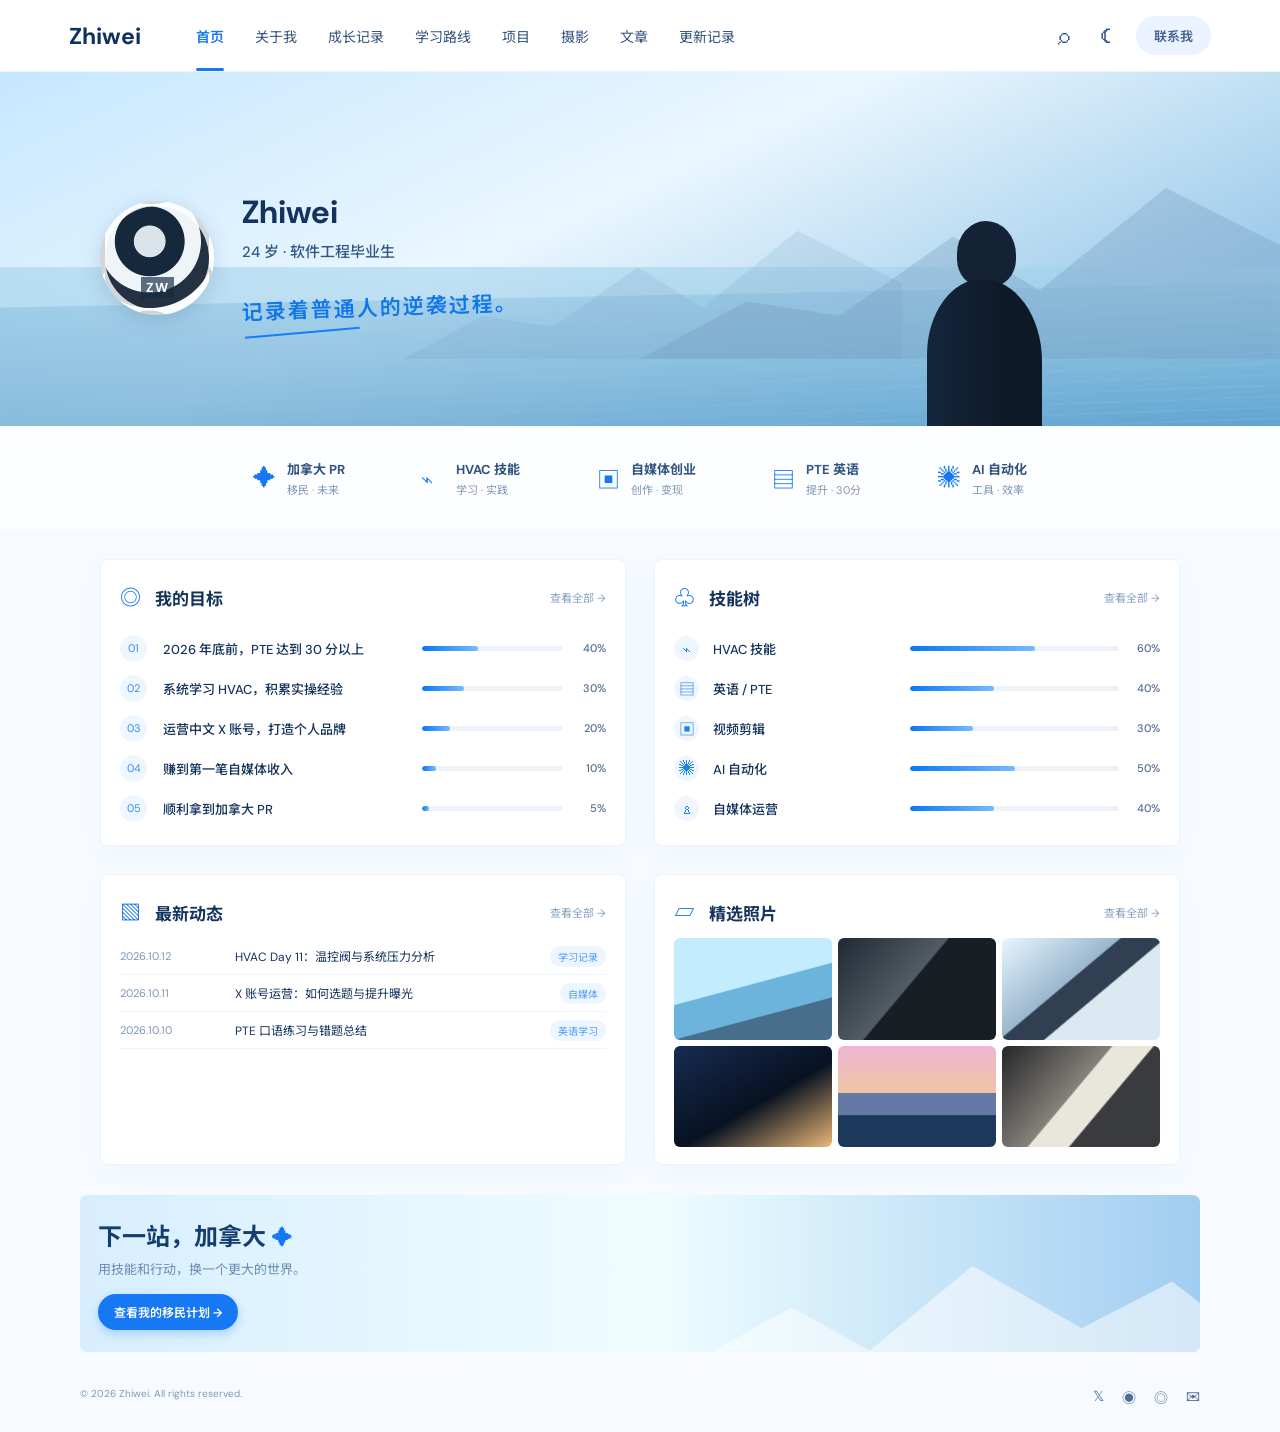
<file: index.html>
<!doctype html>
<html lang="zh-CN">
  <head>
    <meta charset="UTF-8" />
    <meta name="viewport" content="width=device-width, initial-scale=1.0" />
    <meta name="description" content="Zhiwei 的个人成长记录站" />
    <title>Zhiwei · 个人主页</title>
    <link rel="preconnect" href="https://fonts.googleapis.com" />
    <link rel="preconnect" href="https://fonts.gstatic.com" crossorigin />
    <link href="https://fonts.googleapis.com/css2?family=DM+Sans:wght@400;500;600;700&family=Noto+Sans+SC:wght@400;500;600;700&display=swap" rel="stylesheet" />
    <link rel="stylesheet" href="styles.css" />
  </head>
  <body>
    <header class="site-header">
      <a class="brand" href="index.html">Zhiwei</a>
      <nav aria-label="主导航">
        <a class="active" href="index.html">首页</a><a href="about.html">关于我</a><a href="timeline.html">成长记录</a><a href="timeline.html#route">学习路线</a><a href="projects.html">项目</a><a href="gallery.html">摄影</a><a href="posts.html">文章</a>
      </nav>
      <div class="header-actions">
        <button class="icon-button" aria-label="搜索">⌕</button>
        <button class="icon-button theme-toggle" aria-label="切换深色模式">☾</button>
        <a class="contact-pill" href="mailto:hello@example.com">联系我</a>
      </div>
    </header>

    <main id="home">
      <section class="hero" aria-labelledby="hero-title">
        <div class="hero-water"></div><div class="hero-mountain mountain-a"></div><div class="hero-mountain mountain-b"></div>
        <div class="hero-content">
          <div class="avatar" aria-label="个人头像"><span>ZW</span></div>
          <div>
            <p class="eyebrow">个人成长空间</p>
            <h1 id="hero-title">Zhiwei</h1>
            <p class="subtitle">24 岁 · 软件工程毕业生</p>
            <p class="handwriting">记录着普通人的逆袭过程。</p>
          </div>
        </div>
        <div class="silhouette" aria-hidden="true"><i></i><b></b></div>
      </section>

      <section class="quick-links" aria-label="重点方向">
        <a href="timeline.html"><span>✦</span><b>加拿大 PR</b><small>移民 · 未来</small></a>
        <a href="timeline.html#route"><span>⌁</span><b>HVAC 技能</b><small>学习 · 实践</small></a>
        <a href="projects.html"><span>▣</span><b>自媒体创业</b><small>创作 · 变现</small></a>
        <a href="timeline.html#route"><span>▤</span><b>PTE 英语</b><small>提升 · 30分</small></a>
        <a href="timeline.html#route"><span>✺</span><b>AI 自动化</b><small>工具 · 效率</small></a>
      </section>

      <div class="content-grid">
        <section class="card goals" id="timeline">
          <div class="card-title"><h2><span>◎</span> 我的目标</h2><a href="timeline.html">查看全部 →</a></div>
          <ol>
            <li><em>01</em><p>2026 年底前，PTE 达到 30 分以上</p><div class="bar"><i style="--p:40%"></i></div><strong>40%</strong></li>
            <li><em>02</em><p>系统学习 HVAC，积累实操经验</p><div class="bar"><i style="--p:30%"></i></div><strong>30%</strong></li>
            <li><em>03</em><p>运营中文 X 账号，打造个人品牌</p><div class="bar"><i style="--p:20%"></i></div><strong>20%</strong></li>
            <li><em>04</em><p>赚到第一笔自媒体收入</p><div class="bar"><i style="--p:10%"></i></div><strong>10%</strong></li>
            <li><em>05</em><p>顺利拿到加拿大 PR</p><div class="bar"><i style="--p:5%"></i></div><strong>5%</strong></li>
          </ol>
        </section>

        <section class="card skills" id="route">
          <div class="card-title"><h2><span>♧</span> 技能树</h2><a href="timeline.html#route">查看全部 →</a></div>
          <div class="skill"><span>⌁</span><b>HVAC 技能</b><div class="bar"><i style="--p:60%"></i></div><strong>60%</strong></div>
          <div class="skill"><span>▤</span><b>英语 / PTE</b><div class="bar"><i style="--p:40%"></i></div><strong>40%</strong></div>
          <div class="skill"><span>▣</span><b>视频剪辑</b><div class="bar"><i style="--p:30%"></i></div><strong>30%</strong></div>
          <div class="skill"><span>✺</span><b>AI 自动化</b><div class="bar"><i style="--p:50%"></i></div><strong>50%</strong></div>
          <div class="skill"><span>♙</span><b>自媒体运营</b><div class="bar"><i style="--p:40%"></i></div><strong>40%</strong></div>
        </section>

        <section class="card updates" id="posts">
          <div class="card-title"><h2><span>▧</span> 最新动态</h2><a href="posts.html">查看全部 →</a></div>
          <a href="posts.html"><time>2026.10.12</time><p>HVAC Day 11：温控阀与系统压力分析</p><mark>学习记录</mark></a>
          <a href="posts.html"><time>2026.10.11</time><p>X 账号运营：如何选题与提升曝光</p><mark>自媒体</mark></a>
          <a href="posts.html"><time>2026.10.10</time><p>PTE 口语练习与错题总结</p><mark>英语学习</mark></a>
          <a href="posts.html"><time>2026.10.09</time><p>个人网站搭建完成，正式上线</p><mark>个人成长</mark></a>
          <a href="posts.html"><time>2026.10.08</time><p>为什么我选择从 IT 转向 HVAC</p><mark>思考</mark></a>
        </section>

        <section class="card gallery" id="gallery">
          <div class="card-title"><h2><span>▱</span> 精选照片</h2><a href="gallery.html">查看全部 →</a></div>
          <div class="photo-grid"><div class="photo sea"></div><div class="photo city"></div><div class="photo desk"></div><div class="photo night"></div><div class="photo sunset"></div><div class="photo book"></div></div>
        </section>
      </div>

      <section class="next-stop" id="projects"><div><h2>下一站，加拿大 <span>✦</span></h2><p>用技能和行动，换一个更大的世界。</p><a href="timeline.html">查看我的移民计划 →</a></div></section>
    </main>
    <footer><span>© 2026 Zhiwei. All rights reserved.</span><div><a href="#">𝕏</a><a href="#">◉</a><a href="#">◎</a><a href="mailto:hello@example.com">✉</a></div></footer>
    <script src="script.js"></script>
  </body>
</html>
</file>
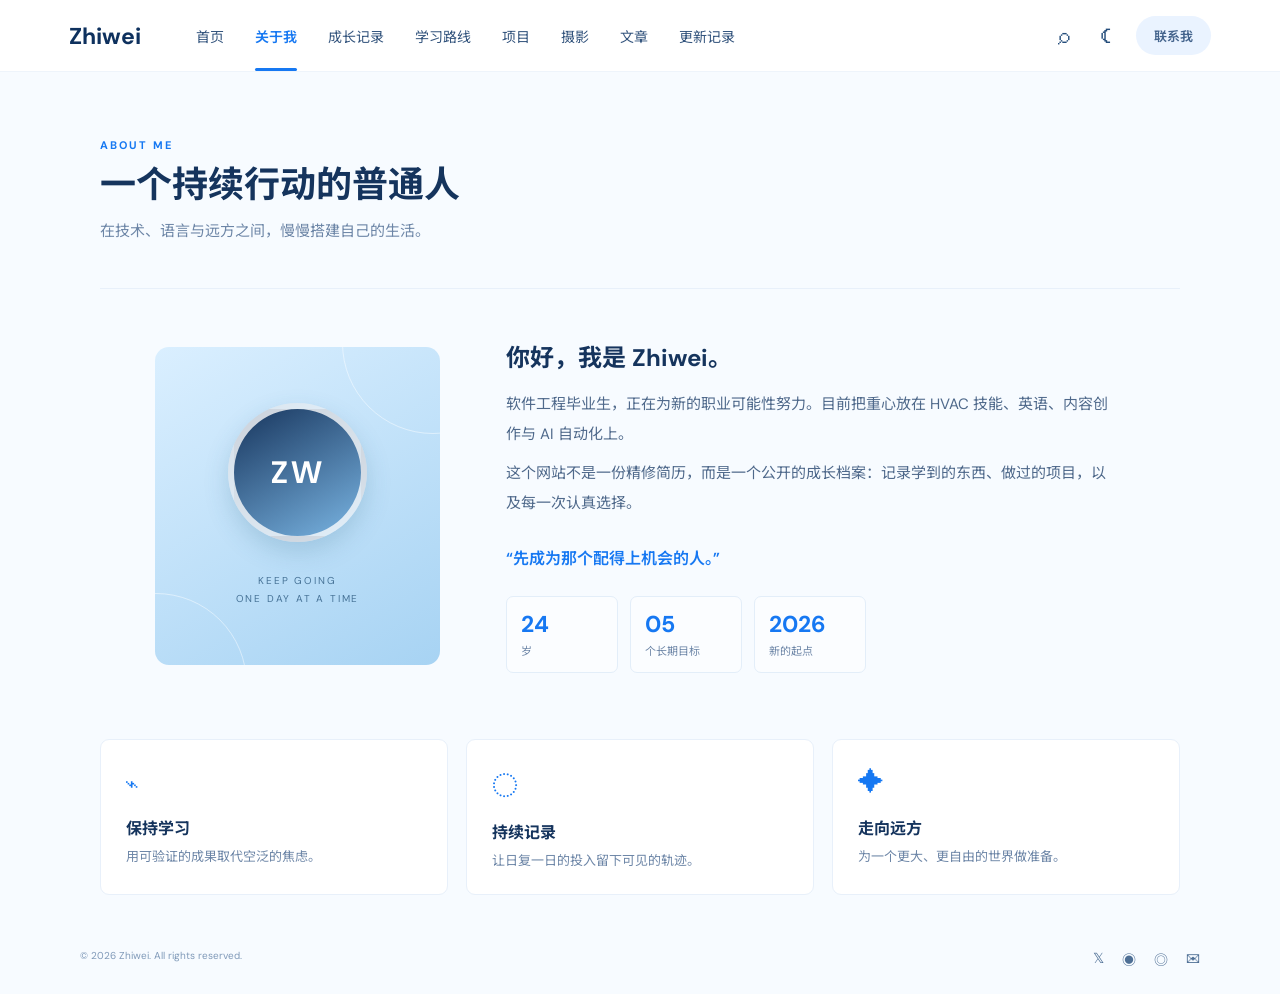
<file: about.html>
<!doctype html><html lang="zh-CN"><head><meta charset="UTF-8"><meta name="viewport" content="width=device-width,initial-scale=1.0"><title>关于我 · Zhiwei</title><link rel="preconnect" href="https://fonts.googleapis.com"><link rel="preconnect" href="https://fonts.gstatic.com" crossorigin><link href="https://fonts.googleapis.com/css2?family=DM+Sans:wght@400;500;600;700&family=Noto+Sans+SC:wght@400;500;600;700&display=swap" rel="stylesheet"><link rel="stylesheet" href="styles.css"></head><body><header class="site-header"><a class="brand" href="index.html">Zhiwei</a><nav aria-label="主导航"><a href="index.html">首页</a><a class="active" href="about.html">关于我</a><a href="timeline.html">成长记录</a><a href="timeline.html#route">学习路线</a><a href="projects.html">项目</a><a href="gallery.html">摄影</a><a href="posts.html">文章</a></nav><div class="header-actions"><button class="icon-button" aria-label="搜索">⌕</button><button class="icon-button theme-toggle" aria-label="切换深色模式">☾</button><a class="contact-pill" href="mailto:hello@example.com">联系我</a></div></header><main class="inner-page"><section class="page-intro"><p>ABOUT ME</p><h1>一个持续行动的普通人</h1><span>在技术、语言与远方之间，慢慢搭建自己的生活。</span></section><section class="about-layout"><div class="about-portrait"><div class="portrait-circle">ZW</div><small>KEEP GOING<br>ONE DAY AT A TIME</small></div><div class="about-copy"><h2>你好，我是 Zhiwei。</h2><p>软件工程毕业生，正在为新的职业可能性努力。目前把重心放在 HVAC 技能、英语、内容创作与 AI 自动化上。</p><p>这个网站不是一份精修简历，而是一个公开的成长档案：记录学到的东西、做过的项目，以及每一次认真选择。</p><div class="quote">“先成为那个配得上机会的人。”</div><div class="facts"><div><b>24</b><span>岁</span></div><div><b>05</b><span>个长期目标</span></div><div><b>2026</b><span>新的起点</span></div></div></div></section><section class="value-grid"><article><span>⌁</span><h3>保持学习</h3><p>用可验证的成果取代空泛的焦虑。</p></article><article><span>◌</span><h3>持续记录</h3><p>让日复一日的投入留下可见的轨迹。</p></article><article><span>✦</span><h3>走向远方</h3><p>为一个更大、更自由的世界做准备。</p></article></section></main><footer><span>© 2026 Zhiwei. All rights reserved.</span><div><a href="#">𝕏</a><a href="#">◉</a><a href="#">◎</a><a href="mailto:hello@example.com">✉</a></div></footer><script src="script.js"></script></body></html>
</file>
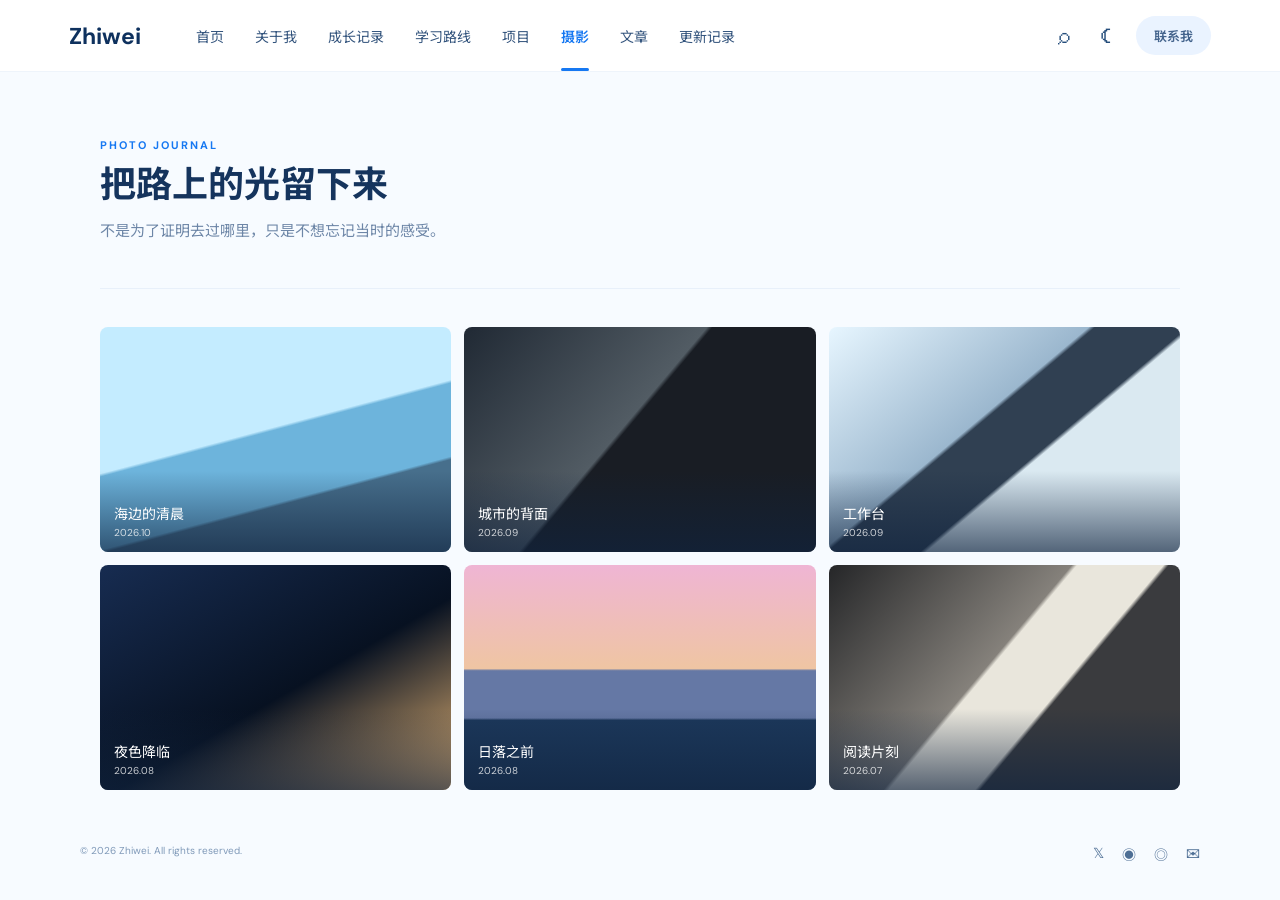
<file: gallery.html>
<!doctype html><html lang="zh-CN"><head><meta charset="UTF-8"><meta name="viewport" content="width=device-width,initial-scale=1.0"><title>摄影 · Zhiwei</title><link rel="preconnect" href="https://fonts.googleapis.com"><link rel="preconnect" href="https://fonts.gstatic.com" crossorigin><link href="https://fonts.googleapis.com/css2?family=DM+Sans:wght@400;500;600;700&family=Noto+Sans+SC:wght@400;500;600;700&display=swap" rel="stylesheet"><link rel="stylesheet" href="styles.css"></head><body><header class="site-header"><a class="brand" href="index.html">Zhiwei</a><nav aria-label="主导航"><a href="index.html">首页</a><a href="about.html">关于我</a><a href="timeline.html">成长记录</a><a href="timeline.html#route">学习路线</a><a href="projects.html">项目</a><a class="active" href="gallery.html">摄影</a><a href="posts.html">文章</a></nav><div class="header-actions"><button class="icon-button" aria-label="搜索">⌕</button><button class="icon-button theme-toggle" aria-label="切换深色模式">☾</button><a class="contact-pill" href="mailto:hello@example.com">联系我</a></div></header><main class="inner-page"><section class="page-intro"><p>PHOTO JOURNAL</p><h1>把路上的光留下来</h1><span>不是为了证明去过哪里，只是不想忘记当时的感受。</span></section><section class="gallery-large"><figure class="sea"><figcaption>海边的清晨 <small>2026.10</small></figcaption></figure><figure class="city"><figcaption>城市的背面 <small>2026.09</small></figcaption></figure><figure class="desk"><figcaption>工作台 <small>2026.09</small></figcaption></figure><figure class="night"><figcaption>夜色降临 <small>2026.08</small></figcaption></figure><figure class="sunset"><figcaption>日落之前 <small>2026.08</small></figcaption></figure><figure class="book"><figcaption>阅读片刻 <small>2026.07</small></figcaption></figure></section></main><footer><span>© 2026 Zhiwei. All rights reserved.</span><div><a href="#">𝕏</a><a href="#">◉</a><a href="#">◎</a><a href="mailto:hello@example.com">✉</a></div></footer><script src="script.js"></script></body></html>
</file>
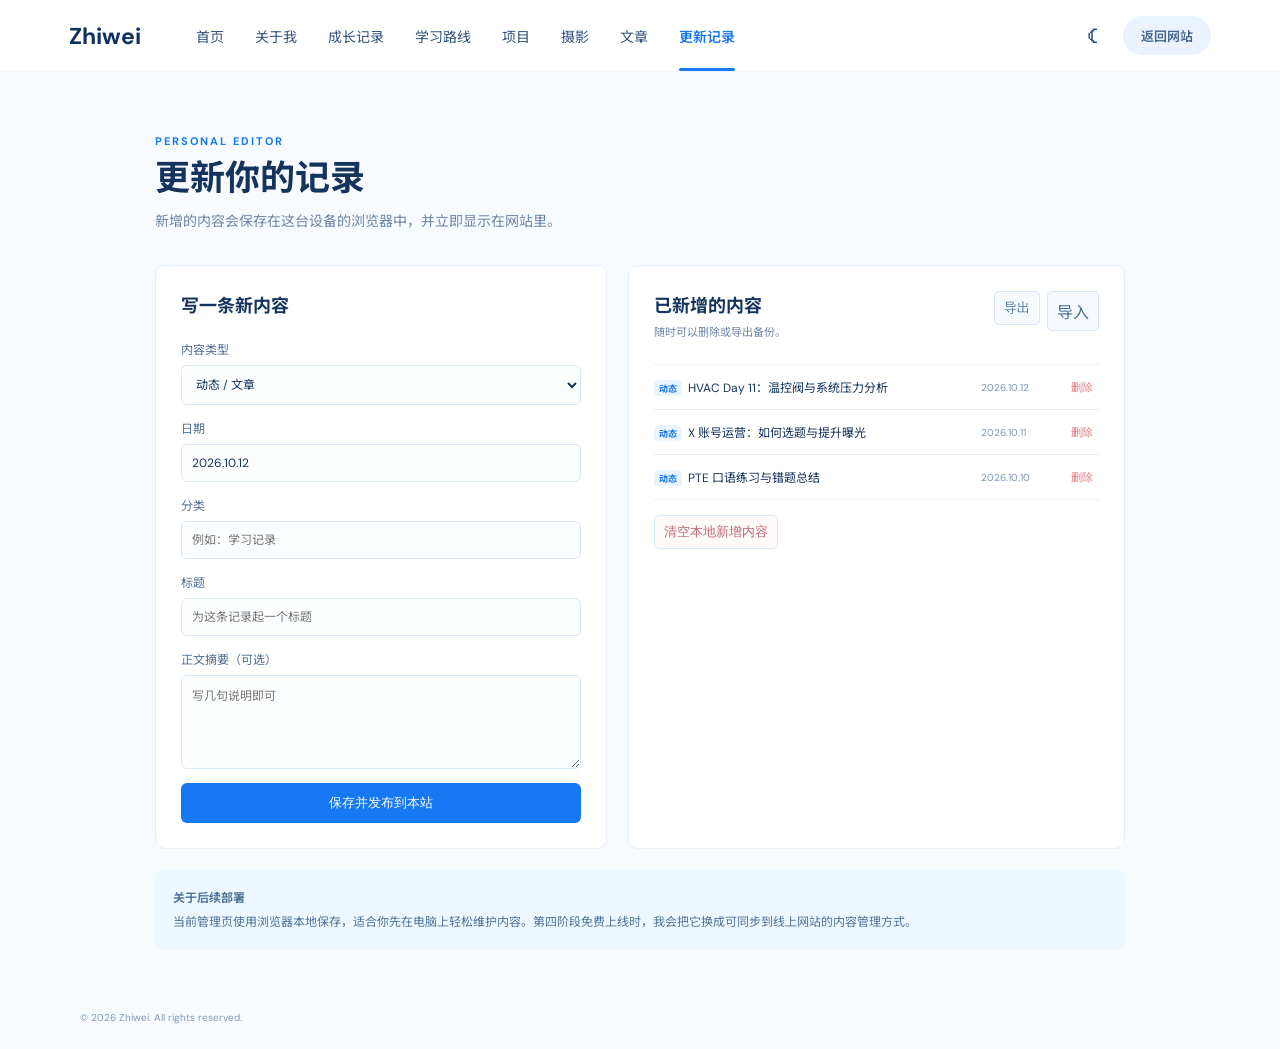
<file: manage.html>
<!doctype html><html lang="zh-CN"><head><meta charset="UTF-8"><meta name="viewport" content="width=device-width,initial-scale=1.0"><title>更新记录 · Zhiwei</title><link rel="preconnect" href="https://fonts.googleapis.com"><link rel="preconnect" href="https://fonts.gstatic.com" crossorigin><link href="https://fonts.googleapis.com/css2?family=DM+Sans:wght@400;500;600;700&family=Noto+Sans+SC:wght@400;500;600;700&display=swap" rel="stylesheet"><link rel="stylesheet" href="styles.css"></head><body><header class="site-header"><a class="brand" href="index.html">Zhiwei</a><nav aria-label="主导航"><a href="index.html">首页</a><a href="about.html">关于我</a><a href="timeline.html">成长记录</a><a href="timeline.html#route">学习路线</a><a href="projects.html">项目</a><a href="gallery.html">摄影</a><a href="posts.html">文章</a><a class="active" href="manage.html">更新记录</a></nav><div class="header-actions"><button class="icon-button theme-toggle" aria-label="切换深色模式">☾</button><a class="contact-pill" href="index.html">返回网站</a></div></header><main class="manager" data-manager><section class="manager-intro"><p>PERSONAL EDITOR</p><h1>更新你的记录</h1><span>新增的内容会保存在这台设备的浏览器中，并立即显示在网站里。</span></section><div class="manager-grid"><section class="editor-card"><h2>写一条新内容</h2><form><label>内容类型<select name="type"><option value="update">动态 / 文章</option><option value="project">项目</option><option value="photo">照片</option></select></label><label>日期<input name="date" value="2026.10.12" required></label><label>分类<input name="category" placeholder="例如：学习记录" required></label><label>标题<input name="title" placeholder="为这条记录起一个标题" required></label><label><span data-extra-label>正文摘要（可选）</span><textarea name="extra" placeholder="写几句说明即可"></textarea></label><button class="save-button" type="submit">保存并发布到本站</button></form></section><section class="records-card"><div class="records-title"><div><h2>已新增的内容</h2><p>随时可以删除或导出备份。</p></div><div class="backup"><button data-export>导出</button><label>导入<input data-import type="file" accept="application/json" hidden></label></div></div><ul data-records></ul><button class="reset-button" data-reset>清空本地新增内容</button></section></div><section class="manager-note"><b>关于后续部署</b><p>当前管理页使用浏览器本地保存，适合你先在电脑上轻松维护内容。第四阶段免费上线时，我会把它换成可同步到线上网站的内容管理方式。</p></section></main><footer><span>© 2026 Zhiwei. All rights reserved.</span></footer><script src="script.js"></script></body></html>
</file>
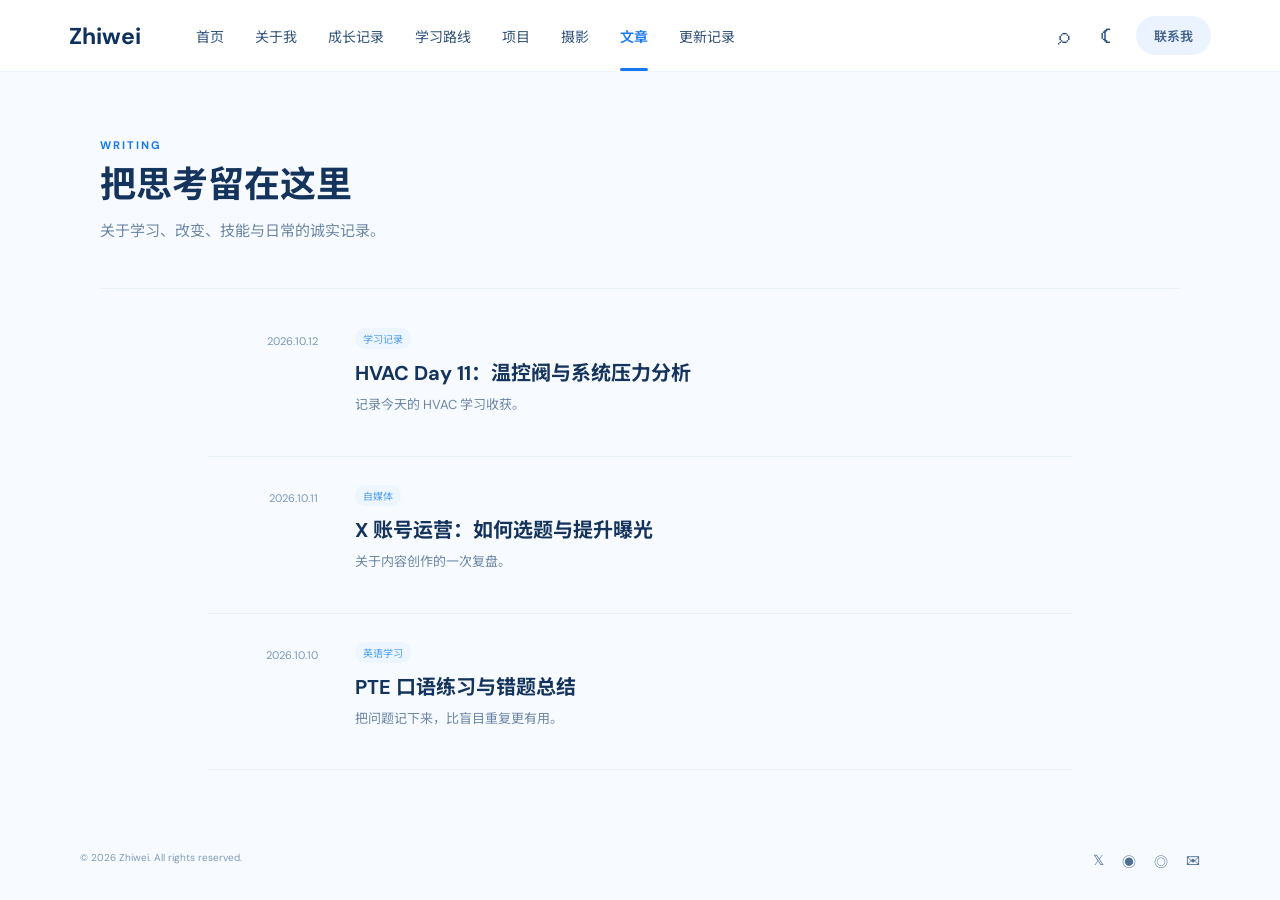
<file: posts.html>
<!doctype html><html lang="zh-CN"><head><meta charset="UTF-8"><meta name="viewport" content="width=device-width,initial-scale=1.0"><title>文章 · Zhiwei</title><link rel="preconnect" href="https://fonts.googleapis.com"><link rel="preconnect" href="https://fonts.gstatic.com" crossorigin><link href="https://fonts.googleapis.com/css2?family=DM+Sans:wght@400;500;600;700&family=Noto+Sans+SC:wght@400;500;600;700&display=swap" rel="stylesheet"><link rel="stylesheet" href="styles.css"></head><body><header class="site-header"><a class="brand" href="index.html">Zhiwei</a><nav aria-label="主导航"><a href="index.html">首页</a><a href="about.html">关于我</a><a href="timeline.html">成长记录</a><a href="timeline.html#route">学习路线</a><a href="projects.html">项目</a><a href="gallery.html">摄影</a><a class="active" href="posts.html">文章</a></nav><div class="header-actions"><button class="icon-button" aria-label="搜索">⌕</button><button class="icon-button theme-toggle" aria-label="切换深色模式">☾</button><a class="contact-pill" href="mailto:hello@example.com">联系我</a></div></header><main class="inner-page"><section class="page-intro"><p>WRITING</p><h1>把思考留在这里</h1><span>关于学习、改变、技能与日常的诚实记录。</span></section><section class="post-list"><article><time>2026.10.12</time><div><mark>学习记录</mark><h2>HVAC Day 11：温控阀与系统压力分析</h2><p>今天从温控阀的工作逻辑出发，重新理解了系统压力与温度变化之间的联系。</p><a href="#">阅读全文 →</a></div></article><article><time>2026.10.11</time><div><mark>自媒体</mark><h2>X 账号运营：如何选题与提升曝光</h2><p>与其等待灵感，不如先建立一个可以不断产出选题的观察系统。</p><a href="#">阅读全文 →</a></div></article><article><time>2026.10.10</time><div><mark>英语学习</mark><h2>PTE 口语练习与错题总结</h2><p>把一次练习中的问题记录下来，比盲目重复更有价值。</p><a href="#">阅读全文 →</a></div></article><article><time>2026.10.08</time><div><mark>思考</mark><h2>为什么我选择从 IT 转向 HVAC</h2><p>职业方向的转变不是否定过去，而是根据现实重新选择投入的方向。</p><a href="#">阅读全文 →</a></div></article></section></main><footer><span>© 2026 Zhiwei. All rights reserved.</span><div><a href="#">𝕏</a><a href="#">◉</a><a href="#">◎</a><a href="mailto:hello@example.com">✉</a></div></footer><script src="script.js"></script></body></html>
</file>
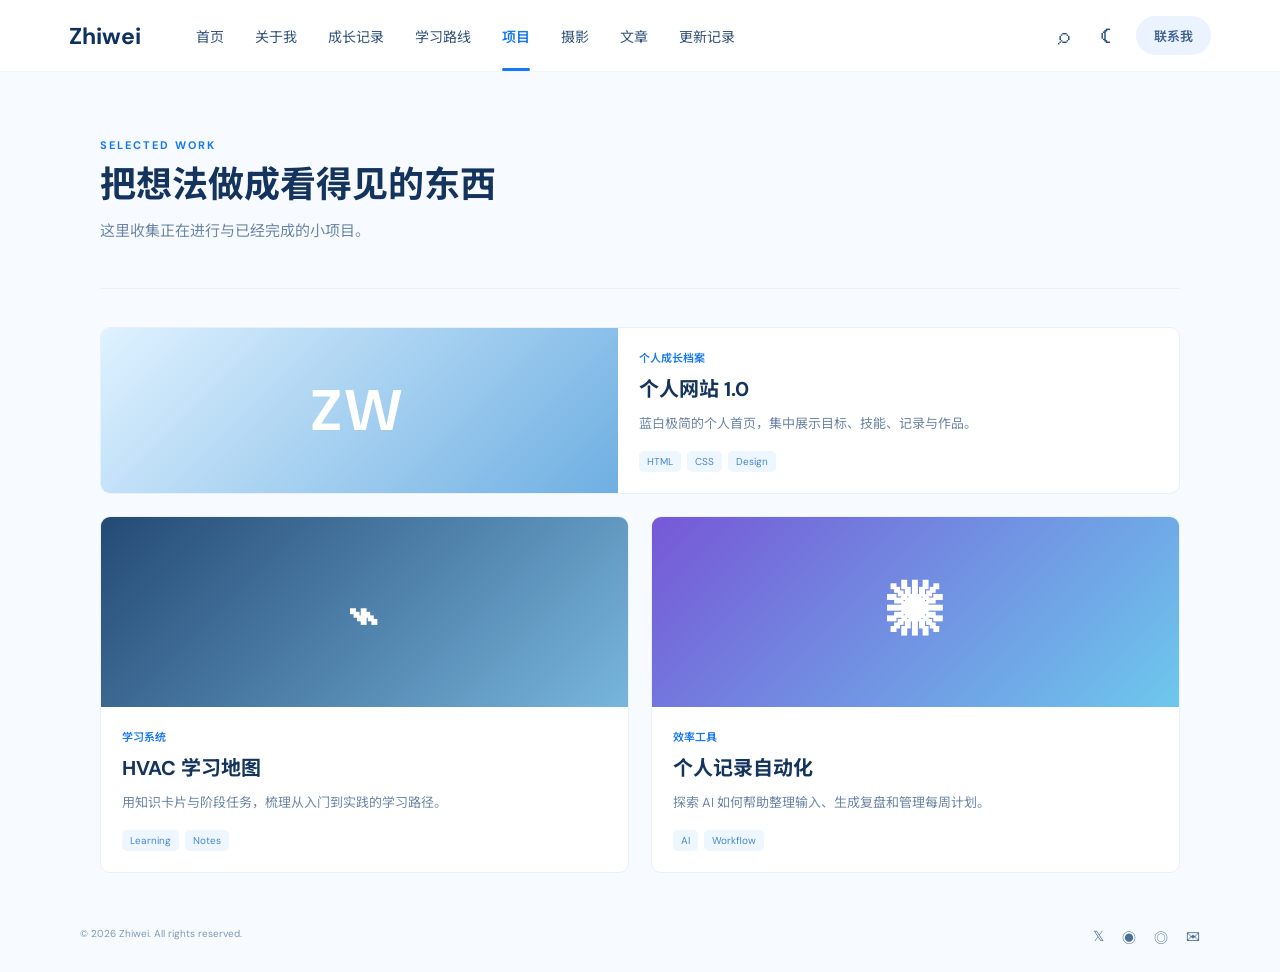
<file: projects.html>
<!doctype html><html lang="zh-CN"><head><meta charset="UTF-8"><meta name="viewport" content="width=device-width,initial-scale=1.0"><title>项目 · Zhiwei</title><link rel="preconnect" href="https://fonts.googleapis.com"><link rel="preconnect" href="https://fonts.gstatic.com" crossorigin><link href="https://fonts.googleapis.com/css2?family=DM+Sans:wght@400;500;600;700&family=Noto+Sans+SC:wght@400;500;600;700&display=swap" rel="stylesheet"><link rel="stylesheet" href="styles.css"></head><body><header class="site-header"><a class="brand" href="index.html">Zhiwei</a><nav aria-label="主导航"><a href="index.html">首页</a><a href="about.html">关于我</a><a href="timeline.html">成长记录</a><a href="timeline.html#route">学习路线</a><a class="active" href="projects.html">项目</a><a href="gallery.html">摄影</a><a href="posts.html">文章</a></nav><div class="header-actions"><button class="icon-button" aria-label="搜索">⌕</button><button class="icon-button theme-toggle" aria-label="切换深色模式">☾</button><a class="contact-pill" href="mailto:hello@example.com">联系我</a></div></header><main class="inner-page"><section class="page-intro"><p>SELECTED WORK</p><h1>把想法做成看得见的东西</h1><span>这里收集正在进行与已经完成的小项目。</span></section><section class="project-grid"><article class="project-card featured"><div class="project-art art-site"><span>ZW</span></div><div><p>个人成长档案</p><h2>个人网站 1.0</h2><p class="muted">蓝白极简的个人首页，集中展示目标、技能、记录与作品。</p><div class="tags"><span>HTML</span><span>CSS</span><span>Design</span></div></div></article><article class="project-card"><div class="project-art art-hvac">⌁</div><div><p>学习系统</p><h2>HVAC 学习地图</h2><p class="muted">用知识卡片与阶段任务，梳理从入门到实践的学习路径。</p><div class="tags"><span>Learning</span><span>Notes</span></div></div></article><article class="project-card"><div class="project-art art-ai">✺</div><div><p>效率工具</p><h2>个人记录自动化</h2><p class="muted">探索 AI 如何帮助整理输入、生成复盘和管理每周计划。</p><div class="tags"><span>AI</span><span>Workflow</span></div></div></article></section></main><footer><span>© 2026 Zhiwei. All rights reserved.</span><div><a href="#">𝕏</a><a href="#">◉</a><a href="#">◎</a><a href="mailto:hello@example.com">✉</a></div></footer><script src="script.js"></script></body></html>
</file>
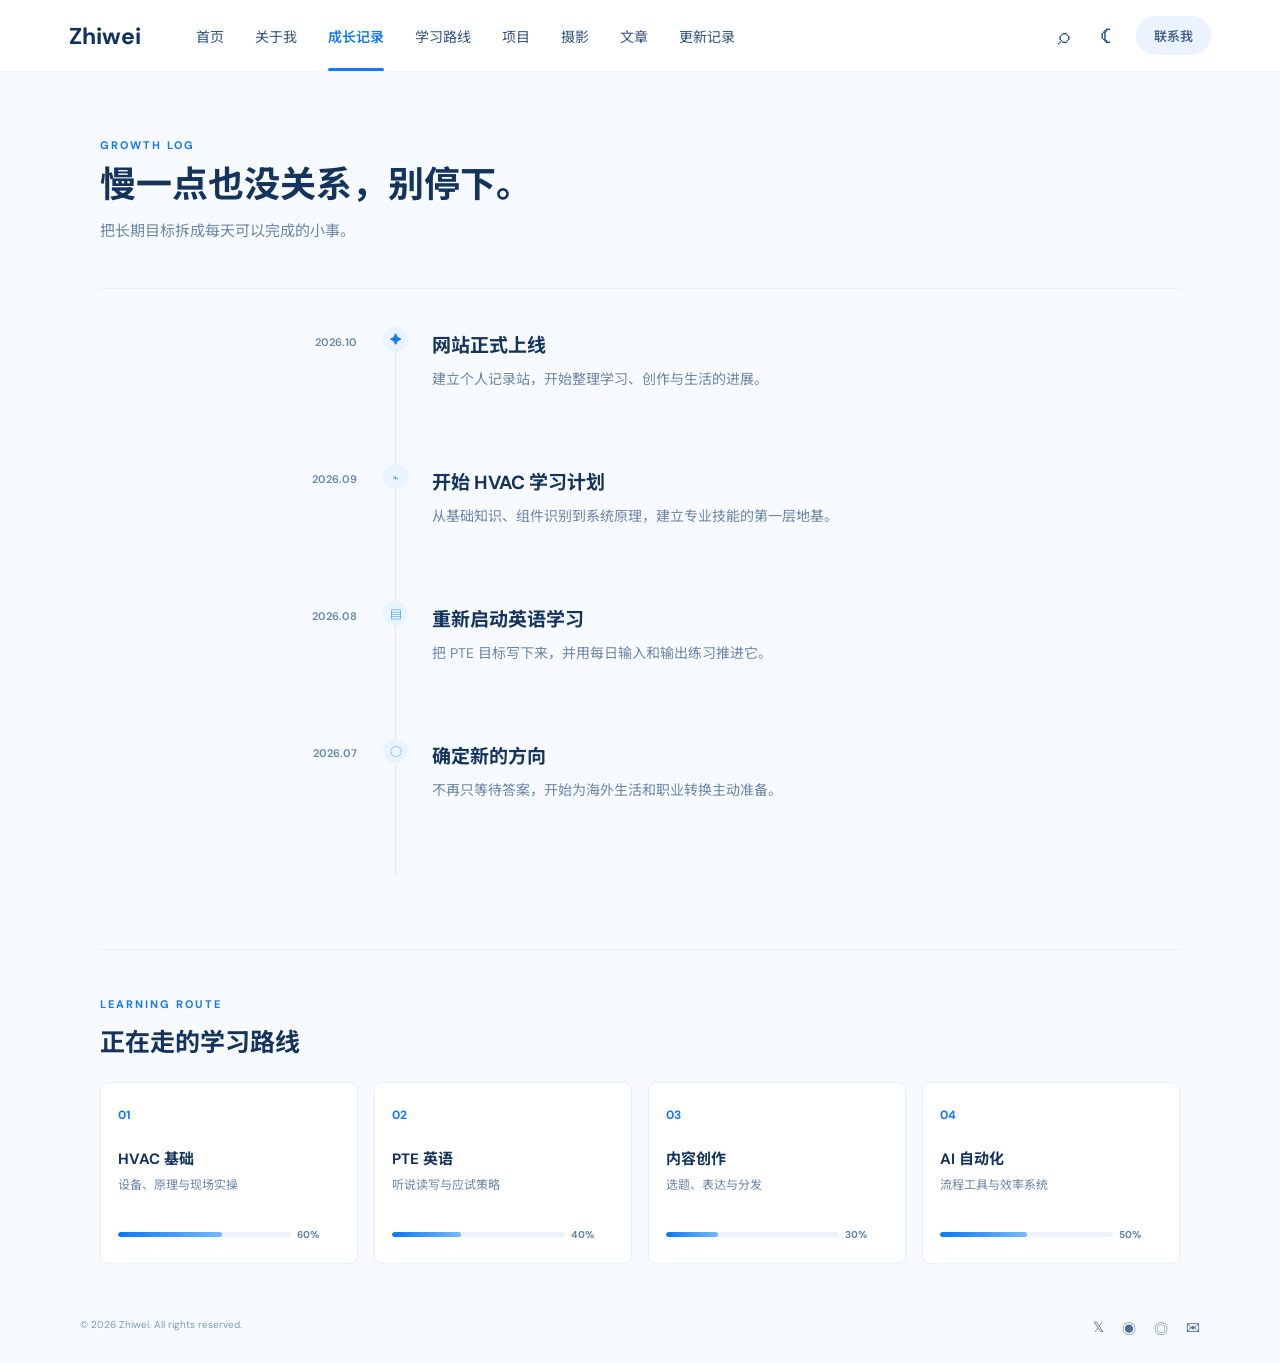
<file: timeline.html>
<!doctype html><html lang="zh-CN"><head><meta charset="UTF-8"><meta name="viewport" content="width=device-width,initial-scale=1.0"><title>成长记录 · Zhiwei</title><link rel="preconnect" href="https://fonts.googleapis.com"><link rel="preconnect" href="https://fonts.gstatic.com" crossorigin><link href="https://fonts.googleapis.com/css2?family=DM+Sans:wght@400;500;600;700&family=Noto+Sans+SC:wght@400;500;600;700&display=swap" rel="stylesheet"><link rel="stylesheet" href="styles.css"></head><body><header class="site-header"><a class="brand" href="index.html">Zhiwei</a><nav aria-label="主导航"><a href="index.html">首页</a><a href="about.html">关于我</a><a class="active" href="timeline.html">成长记录</a><a href="#route">学习路线</a><a href="projects.html">项目</a><a href="gallery.html">摄影</a><a href="posts.html">文章</a></nav><div class="header-actions"><button class="icon-button" aria-label="搜索">⌕</button><button class="icon-button theme-toggle" aria-label="切换深色模式">☾</button><a class="contact-pill" href="mailto:hello@example.com">联系我</a></div></header><main class="inner-page"><section class="page-intro"><p>GROWTH LOG</p><h1>慢一点也没关系，别停下。</h1><span>把长期目标拆成每天可以完成的小事。</span></section><section class="timeline"><article><time>2026.10</time><div><i>✦</i><h2>网站正式上线</h2><p>建立个人记录站，开始整理学习、创作与生活的进展。</p></div></article><article><time>2026.09</time><div><i>⌁</i><h2>开始 HVAC 学习计划</h2><p>从基础知识、组件识别到系统原理，建立专业技能的第一层地基。</p></div></article><article><time>2026.08</time><div><i>▤</i><h2>重新启动英语学习</h2><p>把 PTE 目标写下来，并用每日输入和输出练习推进它。</p></div></article><article><time>2026.07</time><div><i>◌</i><h2>确定新的方向</h2><p>不再只等待答案，开始为海外生活和职业转换主动准备。</p></div></article></section><section class="route-section" id="route"><div class="section-kicker">LEARNING ROUTE</div><h2>正在走的学习路线</h2><div class="route-grid"><article><span>01</span><h3>HVAC 基础</h3><p>设备、原理与现场实操</p><div class="bar"><i style="--p:60%"></i></div><b>60%</b></article><article><span>02</span><h3>PTE 英语</h3><p>听说读写与应试策略</p><div class="bar"><i style="--p:40%"></i></div><b>40%</b></article><article><span>03</span><h3>内容创作</h3><p>选题、表达与分发</p><div class="bar"><i style="--p:30%"></i></div><b>30%</b></article><article><span>04</span><h3>AI 自动化</h3><p>流程工具与效率系统</p><div class="bar"><i style="--p:50%"></i></div><b>50%</b></article></div></section></main><footer><span>© 2026 Zhiwei. All rights reserved.</span><div><a href="#">𝕏</a><a href="#">◉</a><a href="#">◎</a><a href="mailto:hello@example.com">✉</a></div></footer><script src="script.js"></script></body></html>
</file>
<file: styles.css>
:root{--blue:#1678f2;--ink:#15345d;--muted:#6d86a7;--line:#e8f0fa;--paper:#fff;--bg:#f7fbff}*{box-sizing:border-box}html{scroll-behavior:smooth}body{margin:0;background:var(--bg);color:var(--ink);font-family:"DM Sans","Noto Sans SC",sans-serif}.site-header{height:72px;display:flex;align-items:center;gap:55px;padding:0 max(5.4vw,32px);background:#fff;position:sticky;top:0;z-index:5;border-bottom:1px solid #eef4fb}.brand{font-size:23px;font-weight:700;color:#0e315e;text-decoration:none}.site-header nav{display:flex;height:100%;gap:31px;align-items:center}.site-header nav a{font-size:14px;color:#33547d;text-decoration:none;white-space:nowrap;height:100%;display:flex;align-items:center;position:relative}.site-header nav a.active{color:var(--blue);font-weight:600}.site-header nav a.active:after{content:"";height:3px;position:absolute;bottom:0;left:0;right:0;background:var(--blue);border-radius:4px}.header-actions{margin-left:auto;display:flex;align-items:center;gap:18px}.icon-button{border:0;background:none;color:#244d7b;font-size:23px;cursor:pointer}.contact-pill{padding:10px 18px;border-radius:22px;background:#eaf3ff;color:#44648d;text-decoration:none;font-size:13px;font-weight:600}.hero{height:354px;position:relative;overflow:hidden;background:linear-gradient(155deg,#c7e7ff 0%,#eaf7ff 43%,#78b5df 100%)}.hero:before{content:"";position:absolute;width:120%;height:145px;bottom:0;left:-10%;background:linear-gradient(#81b8da88,#4e9cce77),repeating-linear-gradient(178deg,transparent 0 9px,#fff3 10px 11px);clip-path:polygon(0 20%,100% 0,100% 100%,0 100%)}.hero-water{position:absolute;inset:55% 0 0;background:linear-gradient(#a4d3ec99,#579ac555)}.hero-mountain{position:absolute;bottom:67px;width:52%;height:180px;background:#739bbe80;filter:blur(1px);clip-path:polygon(0 100%,16% 68%,30% 76%,47% 32%,60% 62%,79% 5%,100% 44%,100% 100%)}.mountain-a{right:-2%;opacity:.65}.mountain-b{right:23%;transform:scale(.75);transform-origin:bottom;opacity:.33}.hero-content{position:relative;z-index:2;height:100%;display:flex;align-items:center;gap:28px;max-width:1120px;margin:auto;padding:18px 20px 0}.avatar{height:114px;width:114px;border:5px solid #ffffffcc;border-radius:50%;background:radial-gradient(circle at 43% 34%,#dce4eb 0 17%,#15283c 18% 38%,#eef4f8 39% 56%,#233142 57% 73%,#f9fcff 74%);display:grid;place-items:end center;overflow:hidden;box-shadow:0 5px 20px #38678435}.avatar span{font-size:13px;letter-spacing:1px;margin-bottom:12px;color:#fff;font-weight:bold;background:#122a42aa;padding:2px 5px}.eyebrow{display:none}h1{font-size:32px;line-height:1;margin:0 0 12px}.subtitle{margin:0;font-size:15px;font-weight:500;color:#345783}.handwriting{font-family:cursive,"Noto Sans SC";font-weight:600;font-size:21px;color:#1176ec;letter-spacing:2px;margin:29px 0 0;transform:rotate(-2deg);position:relative}.handwriting:after{content:"";position:absolute;background:#147cff;width:115px;height:2px;left:2px;bottom:-10px;transform:rotate(-3deg)}.silhouette{position:absolute;z-index:1;right:19%;bottom:0;width:120px;height:230px}.silhouette i{position:absolute;top:25px;left:40px;width:59px;height:66px;border-radius:50% 52% 43% 43%;background:#132335}.silhouette b{position:absolute;bottom:-11px;left:10px;width:115px;height:158px;border-radius:48% 52% 0 0;background:linear-gradient(90deg,#14263c,#0e1928 70%)}.quick-links{min-height:103px;display:flex;justify-content:center;gap:min(6vw,78px);align-items:center;background:#ffffffc9;padding:16px 20px}.quick-links a{display:grid;grid-template-columns:25px auto;column-gap:9px;text-decoration:none;color:#315580}.quick-links span{grid-row:span 2;color:var(--blue);font-size:23px;align-self:center}.quick-links b{font-size:13px}.quick-links small{font-size:11px;color:#7e96b4;margin-top:3px}.content-grid{max-width:1120px;margin:30px auto;display:grid;grid-template-columns:1fr 1fr;gap:28px;padding:0 20px}.card{background:#fff;border:1px solid #edf3fa;border-radius:8px;padding:21px 19px 17px;box-shadow:0 7px 28px #a4c7e018}.card-title{display:flex;align-items:center;justify-content:space-between;margin-bottom:16px}.card h2{font-size:17px;margin:0}.card h2 span{color:var(--blue);font-size:21px;margin-right:10px}.card-title>a{color:#84a0c1;font-size:11px;text-decoration:none}.goals ol{padding:0;margin:0;list-style:none}.goals li{height:40px;display:grid;grid-template-columns:34px 1fr 140px 35px;gap:9px;align-items:center}.goals em{height:27px;width:27px;border-radius:50%;display:grid;place-items:center;background:#eef6ff;color:#3a8df4;font-style:normal;font-size:11px}.goals p,.skill b{margin:0;font-size:13px;font-weight:500}.bar{height:5px;background:#edf2f8;border-radius:8px;overflow:hidden}.bar i{height:100%;width:var(--p);display:block;background:linear-gradient(90deg,#0878f5,#76baff);border-radius:inherit}.goals strong,.skill strong{font-size:11px;font-weight:500;color:#526d8e;text-align:right}.skill{height:40px;display:grid;grid-template-columns:32px 1fr 1.1fr 34px;align-items:center;gap:7px}.skill>span{width:25px;height:25px;border-radius:50%;display:grid;place-items:center;background:#eff6ff;color:#1c82ed}.updates{padding-bottom:15px}.updates .card-title{margin-bottom:11px}.updates>a{height:37px;display:grid;grid-template-columns:105px 1fr auto;gap:10px;align-items:center;border-bottom:1px solid #eff4f9;text-decoration:none;color:var(--ink)}time{font-size:11px;color:#7b95b5}.updates p{font-size:12px;margin:0;white-space:nowrap;overflow:hidden;text-overflow:ellipsis}mark{font-size:10px;color:#4f9df5;background:#edf6ff;border-radius:10px;padding:3px 8px;white-space:nowrap}.gallery .card-title{margin-bottom:11px}.photo-grid{height:209px;display:grid;grid-template-columns:repeat(3,1fr);grid-template-rows:1fr 1fr;gap:6px}.photo{border-radius:6px;background-size:cover;background-position:center}.sea{background:linear-gradient(165deg,#c4ecff 0 46%,#6db4dc 47% 70%,#476f8c 71%),radial-gradient(circle,#fff,#000)}.city{background:linear-gradient(130deg,#202934,#525c64 45%,#191d24 46% 100%)}.desk{background:linear-gradient(140deg,#e7f6ff,#9bb7ce 42%,#304052 43% 58%,#dae9f1 59%)}.night{background:linear-gradient(150deg,#172c51,#071121 55%,#e9b776)}.sunset{background:linear-gradient(180deg,#efb5d4,#efc5a3 46%,#6578a5 47% 68%,#1c385b 69%)}.book{background:linear-gradient(130deg,#252628,#85817b 45%,#e9e6dc 46% 62%,#3a3b3e 63%)}.next-stop{max-width:1120px;margin:0 auto 35px;min-height:141px;border-radius:7px;padding:22px 18px;position:relative;overflow:hidden;background:linear-gradient(90deg,#d8eeff,#eefdff 52%,#a1cdf0)}.next-stop:after{content:"";position:absolute;right:-4%;bottom:-40px;width:54%;height:130px;background:#fff8;clip-path:polygon(0 100%,25% 35%,38% 68%,55% 3%,73% 51%,88% 15%,100% 58%,100% 100%)}.next-stop div{position:relative;z-index:1}.next-stop h2{margin:0;color:#153e70;font-size:24px}.next-stop h2 span{color:var(--blue);font-size:20px}.next-stop p{color:#6d8cad;font-size:13px;margin:7px 0 16px}.next-stop a{display:inline-block;text-decoration:none;color:#fff;background:var(--blue);border-radius:20px;padding:9px 16px;font-size:12px;font-weight:600;box-shadow:0 4px 10px #1678f244}footer{max-width:1120px;margin:0 auto;padding:0 0 25px;display:flex;justify-content:space-between;color:#7f99b8;font-size:10px}footer div{display:flex;gap:18px}footer a{color:#4e6f95;font-size:14px;text-decoration:none}body.dark{--bg:#0c1d31;--paper:#132943;--ink:#e3effe;--muted:#94b1d3;--line:#27415d;background:var(--bg)}body.dark .site-header,body.dark .card{background:#132943}body.dark .site-header{border-color:#25425f}body.dark .site-header nav a,body.dark .brand,body.dark .subtitle,body.dark .goals strong,body.dark .skill strong{color:#dceaff}body.dark .quick-links{background:#10243dcc}body.dark .bar{background:#294460}body.dark .updates>a{border-color:#29435d;color:#e3effe}@media(max-width:800px){.site-header{gap:18px;padding:0 20px}.site-header nav{display:none}.content-grid{grid-template-columns:1fr;gap:16px}.quick-links{justify-content:flex-start;overflow:auto;gap:35px}.quick-links a{min-width:max-content}.silhouette{right:7%;transform:scale(.75);transform-origin:bottom}.hero-content{padding-left:25px}.goals li{grid-template-columns:31px 1fr 75px 30px}.next-stop,footer{margin-left:20px;margin-right:20px}.next-stop{padding-left:20px}}@media(max-width:480px){.contact-pill{display:none}.hero{height:310px}.avatar{width:88px;height:88px}.hero-content{gap:15px}.goals p{font-size:11px}.goals li{gap:4px}.skill{grid-template-columns:28px 1fr 90px 30px}.updates>a{grid-template-columns:83px 1fr}.updates mark{display:none}}
</file>
